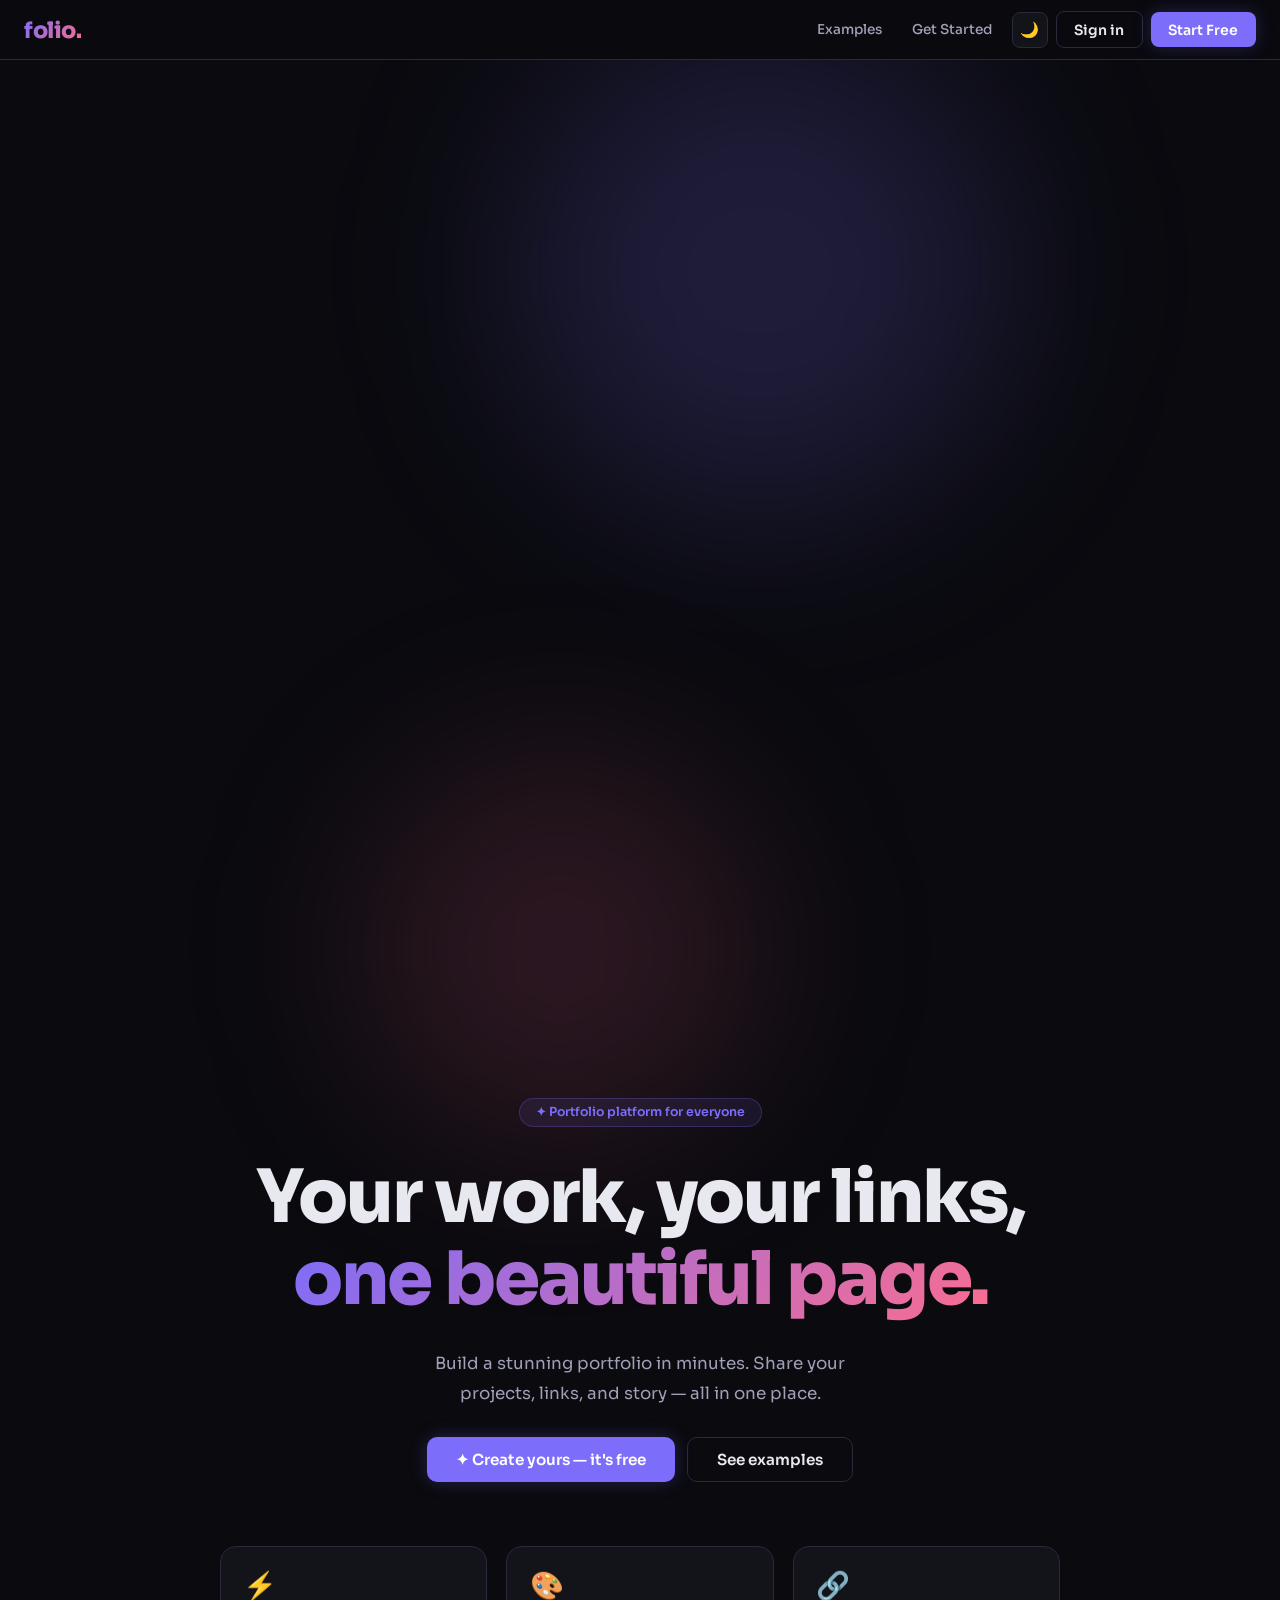
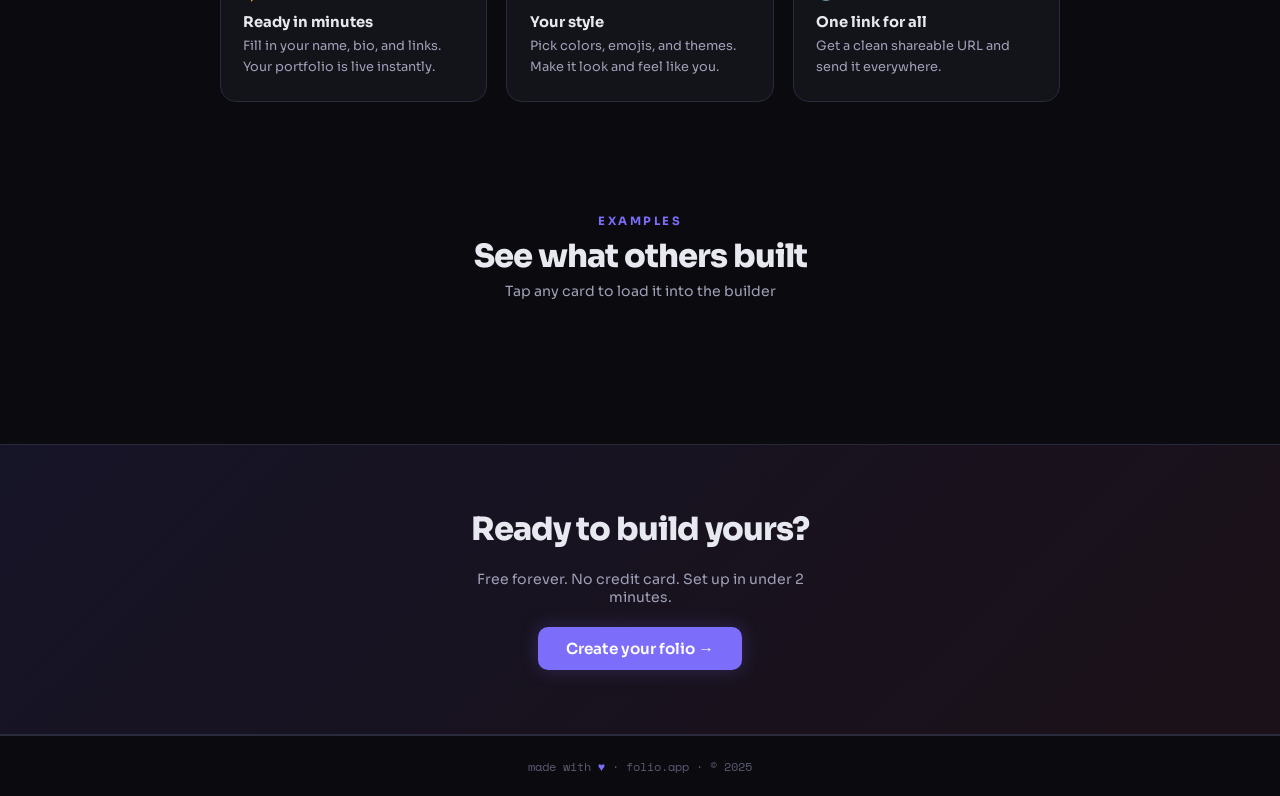
<file: index.html>
<!DOCTYPE html>
<html lang="en" data-theme="dark">
<head>
<meta charset="UTF-8">
<meta name="viewport" content="width=device-width, initial-scale=1.0">
<title>Folio — Build Your Portfolio</title>

<link href="https://fonts.googleapis.com/css2?family=Sora:wght@300;400;600;700;800&family=Space+Mono:wght@400;700&display=swap" rel="stylesheet">
<link rel="stylesheet" href="./assets/css/style.css">
</head>
<body>

<!-- ===== LANDING ===== -->
<div id="landing">
  <nav>
    <div class="logo">folio.</div>
    <div class="nav-right">
      <a href="#samples" class="nav-link">Examples</a>
      <a href="#cta" class="nav-link">Get Started</a>
      <button class="theme-toggle" id="theme-btn" onclick="toggleTheme()">🌙</button>
      <button class="btn btn-ghost hide-mobile" onclick="window.location.href='./login.html'">Sign in</button>
      <button class="btn btn-primary" onclick="window.location.href='./claim.html'">Start Free</button>
    </div>
  </nav>

  <section class="hero">
    <div class="glow glow-1"></div>
    <div class="glow glow-2"></div>
    <div class="hero-badge fade-up d1">✦ Portfolio platform for everyone</div>
    <h1 class="fade-up d2">Your work, your links,<br><span class="grad">one beautiful page.</span></h1>
    <p class="hero-sub fade-up d3">Build a stunning portfolio in minutes. Share your projects, links, and story — all in one place.</p>
    <div class="hero-cta fade-up d4">
      <button class="btn btn-primary btn-lg" onclick="window.location.href='./claim.html'">✦ Create yours — it's free</button>
      <a href="#samples" class="btn btn-ghost btn-lg">See examples</a>
    </div>
  </section>

  <section class="features-section fade-up d5">
    <div class="features-grid">
      <div class="feature-card">
        <div class="feature-icon">⚡</div>
        <h3>Ready in minutes</h3>
        <p>Fill in your name, bio, and links. Your portfolio is live instantly.</p>
      </div>
      <div class="feature-card">
        <div class="feature-icon">🎨</div>
        <h3>Your style</h3>
        <p>Pick colors, emojis, and themes. Make it look and feel like you.</p>
      </div>
      <div class="feature-card">
        <div class="feature-icon">🔗</div>
        <h3>One link for all</h3>
        <p>Get a clean shareable URL and send it everywhere.</p>
      </div>
    </div>
  </section>

  <section class="samples-section" id="samples">
    <div class="section-header">
      <div class="section-eyebrow">Examples</div>
      <h2>See what others built</h2>
      <p>Tap any card to load it into the builder</p>
    </div>
    <div class="profiles-scroll" id="profiles-container"></div>
  </section>

  <section class="cta-strip" id="cta">
    <h2>Ready to build yours?</h2>
    <p>Free forever. No credit card. Set up in under 2 minutes.</p>
    <button class="btn btn-primary btn-lg" onclick="window.location.href='./claim.html'">Create your folio →</button>
  </section>

  <footer>made with <span>♥</span> · folio.app · © 2025</footer>
</div>

<!-- ===== BUILDER ===== -->
<div id="builder">
  <nav class="builder-nav">
    <div class="builder-nav-left">
      <button class="back-btn" onclick="showLanding()">← Back</button>
      <div class="logo" style="font-size:1.15rem;">folio.</div>
    </div>
    <div class="builder-nav-right">
  <button class="theme-toggle" onclick="toggleTheme()" id="theme-btn-2">🌙</button>

  <div class="username-area">
    <div class="username-wrap">
      <span class="username-prefix">folio.app/</span>
      <input
        type="text"
        id="username-input"
        placeholder="yourname"
        maxlength="20"
        oninput="this.value = this.value.toLowerCase().replace(/[^a-z0-9_]/g,'')"
      >
    </div>
    <button class="publish-btn" onclick="handlePublish()">🚀 Publish</button>
  </div>
  <p id="username-error" style="display:none; color:#fa6d8f; font-size:0.75rem; margin-top:0.3rem; text-align:right;"></p>

</div>



  <div class="builder-tabs" id="builder-tabs">
    <button class="tab-btn active" onclick="switchTab('editor')">✏️ Edit</button>
    <button class="tab-btn" onclick="switchTab('preview')">👁 Preview</button>
  </div>

  <div class="builder-body">
    <!-- EDITOR -->
    <div class="editor-panel" id="editor-panel">
      <div class="editor-section">
        <div class="editor-label">Your Info</div>
        <div class="input-group">
          <label>Name or Brand</label>
          <input type="text" id="pf-name" placeholder="e.g. Hama Karwan" oninput="updatePreview()">
        </div>
        <div class="input-group">
          <label>Job Title</label>
          <input type="text" id="pf-role" placeholder="e.g. Web Developer" oninput="updatePreview()">
        </div>
        <div class="input-group">
          <label>Short Bio</label>
          <textarea id="pf-bio" placeholder="I build beautiful websites and love clean code..." oninput="updatePreview()"></textarea>
        </div>
      </div>
      <div class="editor-section">
        <div class="editor-label">Avatar Emoji</div>
        <div class="emoji-grid" id="emoji-grid"></div>
      </div>
      <div class="editor-section">
        <div class="editor-label">Background Theme</div>
        <div class="color-grid" id="color-grid"></div>
      </div>
      <div class="editor-section">
        <div class="editor-label">Your Links</div>
        <div class="link-items" id="link-items"></div>
        <button class="add-link-btn" onclick="addLink()">+ Add a new link</button>
      </div>
    </div>

    <!-- PREVIEW -->
    <div class="preview-panel" id="preview-panel">
      <div class="preview-browser">
        <div class="browser-dots">
          <div class="bd bd-r"></div>
          <div class="bd bd-y"></div>
          <div class="bd bd-g"></div>
        </div>
        <div class="browser-url" id="browser-url-text">folio.app/you</div>
      </div>
      <div class="pf-card">
        <div class="pf-header-block" id="pf-header-block" style="background:linear-gradient(135deg,#1a0a2e,#0d1b3e);">
          <div class="pf-avi" id="pf-avi">🧑‍💻</div>
          <div class="pf-name-text" id="pf-name-out">Your Name</div>
          <div class="pf-role-text" id="pf-role-out">Your Title</div>
          <div class="pf-bio-text" id="pf-bio-out">Your bio will appear here...</div>
        </div>
        <div id="pf-links-out" style="background:#0a0a0f;">
          <div class="pf-links-block" id="pf-links-inner">
            <div class="pf-empty-msg">Add links from the editor</div>
          </div>
          <div class="pf-links-footer">folio.app · built with ❤️</div>
        </div>
      </div>
    </div>
  </div>
</div>

<!-- MODAL -->
<div class="modal-overlay" id="share-modal" onclick="handleModalClick(event)">
  <div class="modal-box">
    <div class="m-icon">🎉</div>
    <h2>You're live!</h2>
    <p>Your portfolio is ready. Copy your link and share it with the world.</p>
    <div class="share-row">
      <span id="modal-url-text">folio.app/you</span>
      <button class="copy-btn" onclick="copyUrl()">Copy</button>
    </div>
    <button class="modal-close-btn" onclick="closeShareModal()">Close</button>
  </div>
</div>

<div class="toast" id="toast">✓ Copied to clipboard!</div>
<!-- Firebase SDKs -->
</body>
</html>
</file>
<file: assets/css/style.css>
.btn-logout {
  background: none;
  border: 1px solid var(--border);
  border-radius: 8px;
  color: var(--muted);
  width: 36px; height: 36px;
  cursor: pointer;
  font-size: 1rem;
  transition: all 0.2s;
  display: flex; align-items: center; justify-content: center;
}
.btn-logout:hover { border-color: #fa6d8f; color: #fa6d8f; }

.nav-username {
  font-family: 'Space Mono', monospace;
  font-size: 0.78rem;
  color: var(--accent);
}


.editor-panel {
  width: 100%;
  max-width: 600px;
  border-left: none;
}



/* USERNAME INPUT AREA */
.username-area {
  display: flex;
  flex-direction: column;
  gap: 0.3rem;
}
.username-wrap {
  display: flex;
  align-items: center;
  background: var(--surface2);
  border: 1px solid var(--border);
  border-radius: 8px;
  overflow: hidden;
  transition: border-color 0.2s;
}
.username-wrap:focus-within {
  border-color: var(--accent);
}
.username-prefix {
  padding: 0 0.5rem 0 0.75rem;
  font-size: 0.75rem;
  color: var(--muted);
  font-family: 'Space Mono', monospace;
  white-space: nowrap;
  background: var(--surface2);
}
.username-wrap input {
  border: none;
  background: transparent;
  padding: 0.5rem 0.75rem 0.5rem 0;
  font-size: 0.82rem;
  width: 130px;
  color: var(--text);
  font-family: 'Space Mono', monospace;
}
.username-wrap input:focus {
  border: none;
  background: transparent;
}



/* ===== THEME VARIABLES ===== */
[data-theme="dark"] {
  --bg: #0a0a0f;
  --surface: #13131a;
  --surface2: #1c1c28;
  --border: #2a2a3d;
  --text: #e8e8f0;
  --text2: #a0a0b8;
  --muted: #5a5a72;
  --nav-bg: rgba(10,10,15,0.88);
  --shadow: 0 8px 32px rgba(0,0,0,0.5);
}
[data-theme="light"] {
  --bg: #f5f5fa;
  --surface: #ffffff;
  --surface2: #f0f0f8;
  --border: #dddde8;
  --text: #0f0f1a;
  --text2: #4a4a6a;
  --muted: #8888a8;
  --nav-bg: rgba(245,245,250,0.88);
  --shadow: 0 8px 32px rgba(0,0,0,0.12);
}
:root {
  --accent: #7c6dfa;
  --accent2: #fa6d8f;
  --accent3: #6dfacc;
  --grad: linear-gradient(135deg, var(--accent), var(--accent2));
}

/* ===== RESET ===== */
*, *::before, *::after { margin: 0; padding: 0; box-sizing: border-box; }
html { scroll-behavior: smooth; }
body {
  font-family: 'Sora', sans-serif;
  background: var(--bg);
  color: var(--text);
  min-height: 100vh;
  overflow-x: hidden;
  transition: background 0.3s, color 0.3s;
}

/* ===== NAV ===== */
nav {
  display: flex;
  align-items: center;
  justify-content: space-between;
  padding: 0 1.5rem;
  height: 60px;
  border-bottom: 1px solid var(--border);
  position: sticky;
  top: 0;
  background: var(--nav-bg);
  backdrop-filter: blur(20px);
  -webkit-backdrop-filter: blur(20px);
  z-index: 200;
  transition: background 0.3s, border-color 0.3s;
  gap: 0.5rem;
}
.logo {
  font-size: 1.4rem;
  font-weight: 800;
  background: var(--grad);
  -webkit-background-clip: text;
  -webkit-text-fill-color: transparent;
  background-clip: text;
  letter-spacing: -0.5px;
  flex-shrink: 0;
}
.nav-right {
  display: flex;
  align-items: center;
  gap: 0.5rem;
  flex-shrink: 0;
}
.nav-link {
  color: var(--text2);
  text-decoration: none;
  font-size: 0.85rem;
  font-weight: 500;
  padding: 0.4rem 0.7rem;
  border-radius: 6px;
  transition: color 0.2s, background 0.2s;
  white-space: nowrap;
}
.nav-link:hover { color: var(--text); background: var(--surface2); }
.theme-toggle {
  width: 36px; height: 36px;
  border-radius: 8px;
  border: 1px solid var(--border);
  background: var(--surface);
  color: var(--text);
  cursor: pointer;
  display: flex; align-items: center; justify-content: center;
  font-size: 0.95rem;
  transition: all 0.2s;
  flex-shrink: 0;
}
.theme-toggle:hover { border-color: var(--accent); }

/* ===== BUTTONS ===== */
.btn {
  display: inline-flex; align-items: center; gap: 0.4rem;
  padding: 0.55rem 1.1rem;
  border-radius: 8px;
  font-family: 'Sora', sans-serif;
  font-size: 0.875rem; font-weight: 600;
  cursor: pointer; transition: all 0.2s;
  border: none; text-decoration: none; white-space: nowrap;
}
.btn-ghost {
  background: transparent;
  border: 1px solid var(--border);
  color: var(--text);
}
.btn-ghost:hover { border-color: var(--accent); color: var(--accent); background: rgba(124,109,250,0.06); }
.btn-primary {
  background: var(--accent); color: #fff;
  box-shadow: 0 0 18px rgba(124,109,250,0.25);
}
.btn-primary:hover { background: #8f82fb; box-shadow: 0 0 26px rgba(124,109,250,0.4); transform: translateY(-1px); }
.btn-lg { padding: 0.75rem 1.8rem; font-size: 0.95rem; border-radius: 10px; }

/* ===== HERO ===== */
#landing { min-height: 100vh; display: flex; flex-direction: column; }

.hero {
  flex: 1;
  display: flex; flex-direction: column; align-items: center; justify-content: center;
  text-align: center;
  padding: 5rem 1.5rem 4rem;
  position: relative; gap: 1.8rem; overflow: hidden;
}
.glow {
  position: absolute; border-radius: 50%;
  filter: blur(90px); pointer-events: none; z-index: 0;
}
[data-theme="dark"] .glow-1 { width:500px; height:500px; background:rgba(124,109,250,0.18); top:-120px; right:-120px; }
[data-theme="dark"] .glow-2 { width:400px; height:400px; background:rgba(250,109,143,0.14); bottom:-80px; left:-80px; }
[data-theme="light"] .glow-1 { width:500px; height:500px; background:rgba(124,109,250,0.08); top:-120px; right:-120px; }
[data-theme="light"] .glow-2 { width:400px; height:400px; background:rgba(250,109,143,0.06); bottom:-80px; left:-80px; }
.hero > * { position: relative; z-index: 1; }

.hero-badge {
  display: inline-flex; align-items: center; gap: 0.5rem;
  background: rgba(124,109,250,0.1); border: 1px solid rgba(124,109,250,0.25);
  border-radius: 999px; padding: 0.35rem 1rem;
  font-size: 0.78rem; color: var(--accent); font-weight: 600;
}
.hero h1 {
  font-size: clamp(2rem, 7vw, 4.6rem); font-weight: 800;
  letter-spacing: -2px; color: var(--text); max-width: 780px; line-height: 1.12;
}
.hero h1 .grad {
  background: var(--grad);
  -webkit-background-clip: text; -webkit-text-fill-color: transparent; background-clip: text;
}
.hero-sub { font-size: clamp(0.9rem, 2vw, 1.05rem); color: var(--text2); max-width: 460px; line-height: 1.75; }
.hero-cta { display: flex; gap: 0.75rem; flex-wrap: wrap; justify-content: center; }

/* ===== FEATURES ===== */
.features-section { padding: 0 1.5rem 5rem; }
.features-grid {
  display: grid; grid-template-columns: repeat(3,1fr);
  gap: 1.2rem; max-width: 840px; margin: 0 auto;
}
.feature-card {
  background: var(--surface); border: 1px solid var(--border);
  border-radius: 16px; padding: 1.4rem;
  transition: border-color 0.2s, transform 0.2s, box-shadow 0.2s;
}
.feature-card:hover { border-color: var(--accent); transform: translateY(-3px); box-shadow: var(--shadow); }
.feature-icon { font-size: 1.7rem; margin-bottom: 0.6rem; }
.feature-card h3 { font-size: 0.92rem; font-weight: 700; margin-bottom: 0.35rem; }
.feature-card p { font-size: 0.8rem; color: var(--text2); line-height: 1.65; }

/* ===== SAMPLES ===== */
.samples-section { padding: 2rem 0 5rem; }
.section-header { text-align: center; padding: 0 1.5rem 2.5rem; }
.section-eyebrow { font-size:0.72rem; font-weight:700; letter-spacing:2.5px; text-transform:uppercase; color:var(--accent); margin-bottom:0.5rem; }
.section-header h2 { font-size: clamp(1.4rem,4vw,2rem); font-weight:800; letter-spacing:-1px; margin-bottom:0.4rem; }
.section-header p { color: var(--text2); font-size:0.88rem; }

.profiles-scroll {
  display: flex; gap: 1.2rem;
  overflow-x: auto; padding: 0.5rem 1.5rem 1rem;
  scrollbar-width: none; -ms-overflow-style: none;
}
.profiles-scroll::-webkit-scrollbar { display: none; }

.profile-card {
  min-width: 230px; max-width: 230px;
  background: var(--surface); border: 1px solid var(--border);
  border-radius: 18px; padding: 1.6rem 1.3rem;
  transition: transform 0.2s, border-color 0.2s, box-shadow 0.2s;
  cursor: pointer; flex-shrink: 0;
}
.profile-card:hover { transform: translateY(-5px); border-color: var(--accent); box-shadow: var(--shadow); }
.profile-avi {
  width: 54px; height: 54px; border-radius: 50%;
  display: flex; align-items: center; justify-content: center;
  font-size: 1.4rem; margin: 0 auto 0.8rem;
}
.profile-card h3 { text-align:center; font-size:0.92rem; font-weight:700; }
.profile-role { text-align:center; color:var(--muted); font-size:0.76rem; margin:0.2rem 0 0.9rem; }
.profile-link-list { display:flex; flex-direction:column; gap:0.4rem; }
.profile-link-item {
  display:flex; align-items:center; gap:0.5rem;
  padding: 0.4rem 0.65rem; background: var(--surface2);
  border-radius: 7px; font-size:0.76rem; color:var(--text);
  transition: background 0.15s;
}
.profile-link-item:hover { background: var(--border); }

/* ===== CTA STRIP ===== */
.cta-strip {
  background: linear-gradient(135deg, rgba(124,109,250,0.1), rgba(250,109,143,0.07));
  border-top: 1px solid var(--border); border-bottom: 1px solid var(--border);
  padding: 4rem 1.5rem; text-align:center;
  display:flex; flex-direction:column; align-items:center; gap:1.3rem;
}
.cta-strip h2 { font-size:clamp(1.4rem,4vw,2rem); font-weight:800; letter-spacing:-1px; }
.cta-strip p { color:var(--text2); font-size:0.88rem; max-width:360px; }

footer {
  border-top: 1px solid var(--border); padding: 1.3rem;
  text-align:center; font-size:0.76rem; color:var(--muted);
  font-family:'Space Mono',monospace;
}
footer span { color: var(--accent); }

/* ===== BUILDER ===== */
#builder { display:none; flex-direction:column; min-height:100vh; }
#builder.active { display:flex; }

.builder-nav {
  display:flex; align-items:center; justify-content:space-between;
  padding: 0 1.5rem; height: 60px;
  border-bottom: 1px solid var(--border);
  background: var(--nav-bg); backdrop-filter: blur(20px); -webkit-backdrop-filter: blur(20px);
  position:sticky; top:0; z-index:200; gap:0.75rem;
}
.builder-nav-left { display:flex; align-items:center; gap:0.5rem; flex:1; }
.builder-nav-right { display:flex; align-items:center; gap:0.5rem; flex-shrink:0; }




.back-btn {
  display:flex; align-items:center; gap:0.4rem;
  background:none; border:none; color:var(--text2);
  cursor:pointer; font-family:'Sora',sans-serif; font-size:0.85rem; font-weight:500;
  padding:0.4rem 0.6rem; border-radius:6px; transition:color 0.2s, background 0.2s;
}
.back-btn:hover { color:var(--text); background:var(--surface2); }

.publish-btn {
  display:flex; align-items:center; gap:0.4rem;
  padding:0.55rem 1.2rem; background:var(--grad);
  border:none; border-radius:8px; color:#fff;
  font-family:'Sora',sans-serif; font-size:0.875rem; font-weight:600;
  cursor:pointer; transition:opacity 0.2s, transform 0.15s;
  box-shadow:0 0 16px rgba(124,109,250,0.28);
}
.publish-btn:hover { opacity:0.88; transform:translateY(-1px); }

/* BUILDER BODY */
.builder-body { display:flex; flex:1; overflow:hidden; justify-content: center; }


/* EDITOR PANEL */
.editor-panel {
  width: 350px; flex-shrink:0;
  background:var(--surface); border-left:1px solid var(--border);
  overflow-y:auto; display:flex; flex-direction:column;
}
.editor-section { padding:1.3rem 1.4rem; border-bottom:1px solid var(--border); }
.editor-section:last-child { border-bottom:none; }
.editor-label {
  font-size:0.68rem; font-weight:700; color:var(--muted);
  letter-spacing:1.8px; text-transform:uppercase; margin-bottom:0.85rem;
}
.input-group { display:flex; flex-direction:column; gap:0.3rem; margin-bottom:0.75rem; }
.input-group:last-child { margin-bottom:0; }
.input-group label { font-size:0.76rem; color:var(--text2); font-weight:500; }

input[type="text"], input[type="url"], textarea {
  width:100%; background:var(--surface2); border:1px solid var(--border);
  border-radius:8px; padding:0.58rem 0.85rem; color:var(--text);
  font-family:'Sora',sans-serif; font-size:0.84rem; outline:none;
  transition:border-color 0.2s, background 0.2s;
}
input:focus, textarea:focus { border-color:var(--accent); background:var(--bg); }
textarea { resize:vertical; min-height:72px; line-height:1.55; }
::placeholder { color:var(--muted); }

/* EMOJI PICKER */
.emoji-grid { display:grid; grid-template-columns:repeat(8,1fr); gap:3px; }
.emoji-btn {
  font-size:1.2rem; padding:0.28rem; border-radius:6px; cursor:pointer;
  text-align:center; transition:background 0.12s;
  border:2px solid transparent; background:none; line-height:1;
}
.emoji-btn:hover { background:var(--surface2); }
.emoji-btn.active { border-color:var(--accent); background:rgba(124,109,250,0.12); }

/* COLOR PICKER */
.color-grid { display:grid; grid-template-columns:repeat(6,1fr); gap:6px; }
.color-swatch {
  aspect-ratio:1; border-radius:50%; cursor:pointer;
  border:2.5px solid transparent; transition:transform 0.15s, border-color 0.15s;
}
.color-swatch:hover { transform:scale(1.12); }
.color-swatch.active { border-color:var(--text); transform:scale(1.12); }

/* LINKS */
.link-items { display:flex; flex-direction:column; gap:0.5rem; margin-bottom:0.7rem; }
.link-row {
  display:flex; align-items:center; gap:0.4rem;
  background:var(--surface2); border:1px solid var(--border);
  border-radius:10px; padding:0.48rem 0.55rem;
}
.link-row .icon-btn {
  font-size:1.05rem; cursor:pointer; padding:0.15rem 0.22rem;
  border-radius:5px; transition:background 0.15s; flex-shrink:0;
  background:none; border:none;
}
.link-row .icon-btn:hover { background:var(--border); }
.link-row input { background:transparent; border:none; flex:1; padding:0; font-size:0.8rem; min-width:0; }
.link-row input:focus { border:none; background:transparent; }
.link-row .url-input { font-size:0.72rem; color:var(--muted); }
.del-btn {
  background:none; border:none; color:var(--muted); cursor:pointer;
  font-size:1.05rem; padding:0.1rem 0.28rem; border-radius:4px;
  transition:color 0.15s, background 0.15s; flex-shrink:0; line-height:1;
}
.del-btn:hover { color:#fa6d8f; background:rgba(250,109,143,0.1); }

.add-link-btn {
  width:100%; display:flex; align-items:center; justify-content:center; gap:0.5rem;
  padding:0.58rem; background:rgba(124,109,250,0.07);
  border:1.5px dashed rgba(124,109,250,0.32); border-radius:10px;
  color:var(--accent); font-family:'Sora',sans-serif; font-size:0.8rem; font-weight:600;
  cursor:pointer; transition:background 0.15s;
}
.add-link-btn:hover { background:rgba(124,109,250,0.13); }

/* PREVIEW PANEL */
.preview-panel {
  flex:1; background:var(--bg);
  display:flex; flex-direction:column; align-items:center; justify-content:center;
  padding:2rem 1.5rem; gap:1rem; overflow-y:auto;
}
.preview-browser {
  width:100%; max-width:390px; background:var(--surface);
  border:1px solid var(--border); border-radius:10px;
  padding:0.5rem 0.85rem; display:flex; align-items:center; gap:0.6rem;
}
.browser-dots { display:flex; gap:5px; }
.bd { width:9px; height:9px; border-radius:50%; }
.bd-r { background:#ff5f57; } .bd-y { background:#ffbd2e; } .bd-g { background:#28c840; }
.browser-url {
  flex:1; text-align:center; font-size:0.7rem; color:var(--muted);
  font-family:'Space Mono',monospace; overflow:hidden; text-overflow:ellipsis; white-space:nowrap;
}

/* PORTFOLIO CARD */
.pf-card {
  width:100%; max-width:390px;
  border-radius:22px; overflow:hidden;
  border:1px solid var(--border);
  box-shadow:0 30px 70px rgba(0,0,0,0.35);
  transition:box-shadow 0.3s;
}
[data-theme="light"] .pf-card { box-shadow:0 20px 50px rgba(0,0,0,0.13); }
.pf-header-block { padding:2.5rem 1.8rem 2rem; text-align:center; }
.pf-avi {
  width:76px; height:76px; border-radius:50%;
  margin:0 auto 1rem; display:flex; align-items:center; justify-content:center;
  font-size:2.1rem; border:3px solid rgba(255,255,255,0.16); background:rgba(255,255,255,0.08);
}
.pf-name-text { font-size:1.32rem; font-weight:800; color:#fff; margin-bottom:0.2rem; }
.pf-role-text { font-size:0.78rem; color:rgba(255,255,255,0.62); margin-bottom:0.55rem; }
.pf-bio-text { font-size:0.82rem; color:rgba(255,255,255,0.7); line-height:1.6; }
.pf-links-block { padding:0 1.3rem 1.7rem; display:flex; flex-direction:column; gap:0.6rem; }
.pf-link-btn {
  display:flex; align-items:center; gap:0.65rem;
  padding:0.78rem 1.05rem; border-radius:12px;
  background:rgba(255,255,255,0.09); backdrop-filter:blur(8px);
  font-size:0.86rem; font-weight:500; color:#fff;
  cursor:pointer; transition:background 0.15s, transform 0.12s;
  border:1px solid rgba(255,255,255,0.07);
}
.pf-link-btn:hover { background:rgba(255,255,255,0.17); transform:scale(1.02); }
.pf-links-footer {
  text-align:center; font-size:0.66rem; font-family:'Space Mono',monospace;
  color:rgba(255,255,255,0.28); padding:0.85rem;
  border-top:1px solid rgba(255,255,255,0.07);
}
.pf-empty-msg { text-align:center; padding:0.9rem; font-size:0.78rem; color:rgba(255,255,255,0.26); }

/* MOBILE TABS */
.builder-tabs { display:none; border-bottom:1px solid var(--border); background:var(--surface); }
.tab-btn {
  flex:1; padding:0.65rem; font-family:'Sora',sans-serif; font-size:0.8rem; font-weight:600;
  background:none; border:none; color:var(--muted); cursor:pointer;
  border-bottom:2px solid transparent; transition:color 0.15s, border-color 0.15s;
}
.tab-btn.active { color:var(--accent); border-color:var(--accent); }

/* MODAL */
.modal-overlay {
  display:none; position:fixed; inset:0;
  background:rgba(0,0,0,0.65); backdrop-filter:blur(6px);
  z-index:300; align-items:center; justify-content:center; padding:1rem;
}
.modal-overlay.open { display:flex; }
.modal-box {
  background:var(--surface); border:1px solid var(--border);
  border-radius:20px; padding:2rem 1.7rem; width:100%; max-width:400px;
  text-align:center; animation:popIn 0.22s ease;
}
@keyframes popIn {
  from { opacity:0; transform:scale(0.88) translateY(12px); }
  to { opacity:1; transform:scale(1) translateY(0); }
}
.modal-box .m-icon { font-size:2.3rem; margin-bottom:0.7rem; }
.modal-box h2 { font-size:1.35rem; font-weight:800; margin-bottom:0.35rem; }
.modal-box p { color:var(--text2); font-size:0.85rem; margin-bottom:1.2rem; line-height:1.6; }
.share-row {
  display:flex; gap:0.5rem; align-items:center;
  background:var(--surface2); border:1px solid var(--border);
  border-radius:10px; padding:0.65rem 0.85rem; margin-bottom:0.75rem;
}
.share-row span {
  flex:1; font-family:'Space Mono',monospace; font-size:0.76rem; color:var(--accent3);
  text-align:left; overflow:hidden; text-overflow:ellipsis; white-space:nowrap;
}
.copy-btn {
  background:var(--accent); border:none; border-radius:7px; color:#fff;
  padding:0.38rem 0.75rem; font-family:'Sora',sans-serif; font-size:0.77rem; font-weight:600;
  cursor:pointer; transition:background 0.2s; white-space:nowrap;
}
.copy-btn:hover { background:#8f82fb; }
.modal-close-btn {
  background:none; border:none; color:var(--muted); font-family:'Sora',sans-serif;
  font-size:0.84rem; cursor:pointer; padding:0.4rem 0.8rem; border-radius:6px; transition:color 0.15s;
}
.modal-close-btn:hover { color:var(--text); }

/* TOAST */
.toast {
  position:fixed; bottom:1.5rem; left:50%; transform:translateX(-50%);
  background:#1e1e2e; border:1px solid var(--accent); color:var(--accent3);
  padding:0.55rem 1.2rem; border-radius:999px; font-size:0.8rem; font-weight:600;
  z-index:400; opacity:0; pointer-events:none; transition:opacity 0.25s; white-space:nowrap;
}
[data-theme="light"] .toast { background:#fff; }
.toast.show { opacity:1; }

/* ANIMATIONS */
@keyframes fadeUp { from{opacity:0;transform:translateY(22px)} to{opacity:1;transform:translateY(0)} }
.fade-up { animation:fadeUp 0.55s ease forwards; opacity:0; }
.d1{animation-delay:0.08s} .d2{animation-delay:0.17s} .d3{animation-delay:0.26s}
.d4{animation-delay:0.35s} .d5{animation-delay:0.44s}

/* ===== RESPONSIVE MOBILE / IPAD ===== */

/* IPAD */
@media (max-width: 1024px) {
  .features-grid { grid-template-columns: repeat(2,1fr); }
  .editor-panel { width: 300px; }
}

/* MOBILE + IPAD BUILDER */
@media (max-width: 768px) {

  /* NAV */
  .nav-link { display: none; }

  /* BUILDER NAV */
  .builder-nav {
    height: auto;
    flex-wrap: nowrap;
    padding: 0.6rem 0.9rem;
    align-items: center;
    gap: 0.5rem;
  }
  .builder-nav-left {
    flex-shrink: 0;
    gap: 0.4rem;
  }
  .builder-nav-right {
    flex: 1;
    display: flex;
    flex-direction: row;
    align-items: center;
    justify-content: flex-end;
    gap: 0.4rem;
    flex-wrap: nowrap;
    min-width: 0;
  }

  /* USERNAME */
  .username-area {
    display: flex;
    flex-direction: row;
    align-items: center;
    gap: 0.4rem;
    min-width: 0;
    flex: 1;
  }
  .username-wrap {
    display: flex;
    align-items: center;
    flex: 1;
    min-width: 0;
    background: var(--surface2);
    border: 1px solid var(--border);
    border-radius: 8px;
    overflow: hidden;
  }
  .username-prefix {
    font-size: 0.62rem;
    padding: 0 0.2rem 0 0.5rem;
    white-space: nowrap;
    color: var(--muted);
    font-family: 'Space Mono', monospace;
  }
  .username-wrap input {
    flex: 1;
    min-width: 0;
    width: 100%;
    border: none;
    background: transparent;
    padding: 0.45rem 0.4rem 0.45rem 0;
    font-size: 0.78rem;
  }
  .publish-btn {
    white-space: nowrap;
    padding: 0.5rem 0.75rem;
    font-size: 0.78rem;
    flex-shrink: 0;
  }

  /* TABS */
  .builder-tabs {
    display: flex !important;
    width: 100%;
  }

  /* BUILDER BODY */
  .builder-body {
    flex-direction: column;
    overflow: visible;
    height: auto;
  }

  /* EDITOR */
  .editor-panel {
    width: 100%;
    border-left: none;
    border-top: 1px solid var(--border);
    max-height: none;
    overflow-y: visible;
  }

  /* PREVIEW */
  .preview-panel {
    flex: none;
    width: 100%;
    padding: 1.5rem 1rem;
    min-height: auto;
    justify-content: flex-start;
  }
  .preview-browser {
    max-width: 100%;
  }
  .pf-card {
    max-width: 100%;
    border-radius: 18px;
  }

  /* TAB HIDE/SHOW */
  .editor-panel.tab-hidden { display: none !important; }
  .preview-panel.tab-hidden { display: none !important; }

  /* LANDING */
  .hero { padding: 3rem 1.2rem 2.5rem; }
  .features-grid { grid-template-columns: 1fr; max-width: 100%; }
  .hero h1 { letter-spacing: -1.5px; }
}

/* SMALL MOBILE */
@media (max-width: 420px) {
  .logo { font-size: 1.1rem; }
  .back-btn { font-size: 0.78rem; padding: 0.3rem 0.4rem; }
  .btn { padding: 0.45rem 0.8rem; font-size: 0.78rem; }
  .btn-ghost.hide-mobile { display: none; }
  .username-prefix { display: none; }
  .username-wrap input { padding: 0.45rem 0.4rem; }
  .modal-box { padding: 1.4rem 1rem; }
  .profile-card { min-width: 200px; max-width: 200px; }
}
</file>
